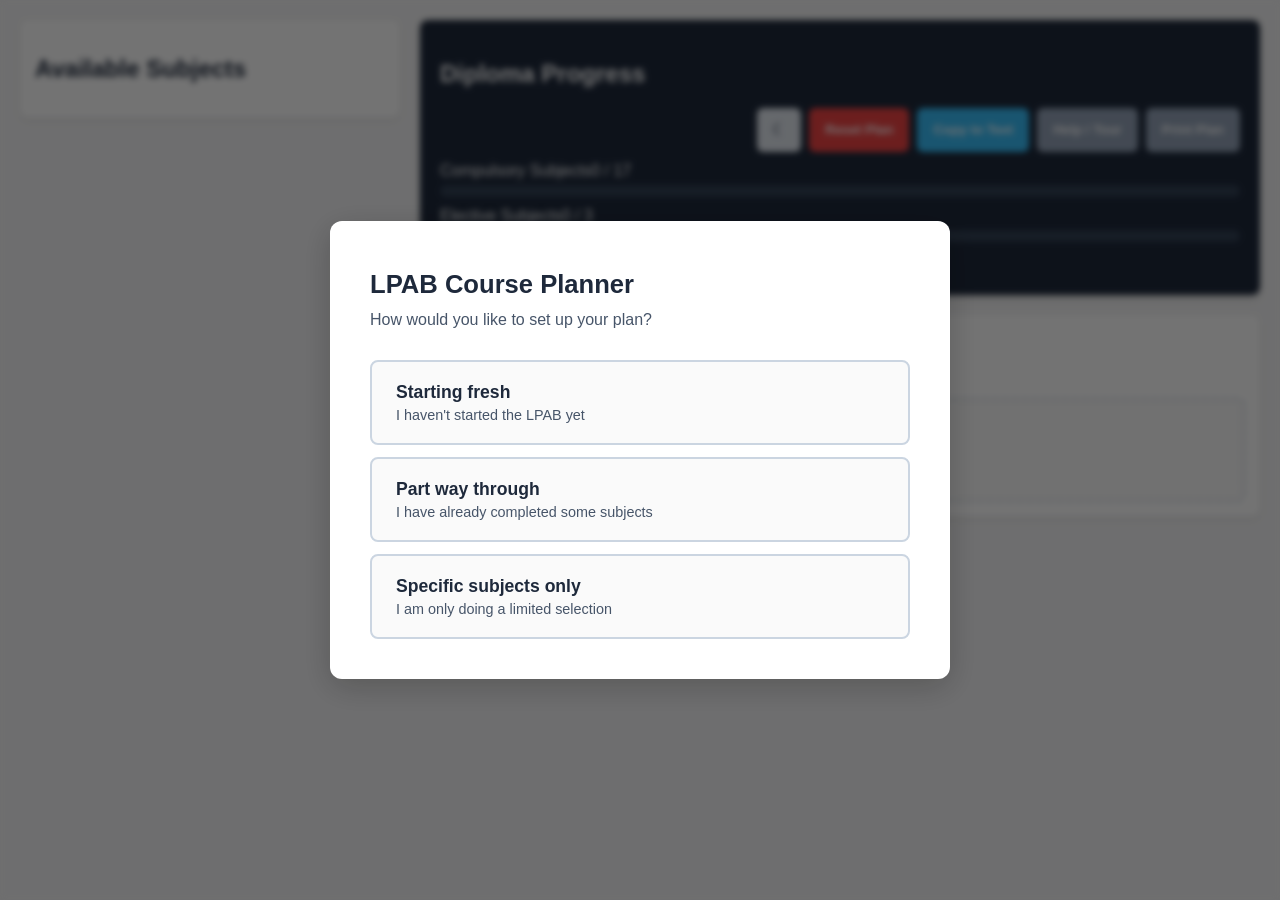
<file: index.html>
<!DOCTYPE html>
<html lang="en">
<head>
    <meta charset="UTF-8">
    <meta name="viewport" content="width=device-width, initial-scale=1.0">
    <title>LPAB Elective Planner</title>
    <link rel="stylesheet" href="./css/planner.css">
</head>
<body>

    <!-- ─── Onboarding overlay ─────────────────────────────────────────── -->
    <div id="onboarding-overlay" role="dialog" aria-modal="true" aria-labelledby="onboarding-title" style="display:none;">
        <div class="onboarding-modal">

            <button id="onboarding-close" class="onboarding-close" aria-label="Close onboarding">&times;</button>

            <h2 id="onboarding-title" class="onboarding-modal__title"></h2>

            <div id="onboarding-tiles" class="onboarding-tiles"></div>

            <div class="onboarding-footer">
                <div class="onboarding-dots">
                    <span class="onboarding-dot"></span>
                    <span class="onboarding-dot"></span>
                    <span class="onboarding-dot"></span>
                </div>
                <div class="onboarding-footer__actions">
                    <button id="onboarding-back" class="toolbar-btn btn-print onboarding-btn">Back</button>
                    <button id="onboarding-next" class="toolbar-btn btn-export onboarding-btn">Next</button>
                </div>
            </div>

        </div>
    </div>
    <!-- ─── End onboarding overlay ──────────────────────────────────────── -->

    <aside id="subject-pool">
        <h2>Available Subjects</h2>
        <div id="subject-list"></div>
    </aside>

    <main id="planner-board">
        <section id="progress-tracker">
            <div class="progress-header">
                <h2 class="progress-header__title">Diploma Progress</h2>
                <div class="progress-toolbar">
                    <button id="theme-toggle" aria-label="Switch to dark mode">&#9790;</button>
                    <button id="reset-btn"    class="toolbar-btn btn-reset">Reset Plan</button>
                    <button id="export-btn"   class="toolbar-btn btn-export">Copy to Text</button>
                    <button id="help-btn"     class="toolbar-btn btn-print">Help / Tour</button>
                    <button onclick="window.print()" class="toolbar-btn btn-print">Print Plan</button>
                </div>
            </div>
            <div class="progress-row">
                <div class="progress-row__label">
                    <span>Compulsory Subjects</span><span id="compulsory-text">0 / 17</span>
                </div>
                <div class="progress-bar-bg"><div id="compulsory-bar" class="progress-bar-fill" style="width: 0%;"></div></div>
            </div>
            <div class="progress-row">
                <div class="progress-row__label">
                    <span>Elective Subjects</span><span id="elective-text">0 / 3</span>
                </div>
                <div class="progress-bar-bg"><div id="elective-bar" class="progress-bar-fill elective-fill" style="width: 0%;"></div></div>
            </div>
            <div id="grad-status">Status: Planning...</div>
        </section>

        <div id="feedback-panel" class="error"><ul id="error-list"></ul></div>

        <section class="semester-card" id="completed-section">
            <h2>Already Completed</h2>
            <div class="semester-slots" id="completed-slots"></div>
        </section>

        <div id="dynamic-semesters"></div>
    </main>

    <script type="module" src="./js/ui/ui-main.js"></script>
    <script>
        (function () {
            const html   = document.documentElement;
            const toggle = document.getElementById('theme-toggle');

            let theme = window.matchMedia('(prefers-color-scheme: dark)').matches ? 'dark' : 'light';
            html.setAttribute('data-theme', theme);
            toggle.innerHTML = theme === 'dark' ? '&#9728;' : '&#9790;';
            toggle.setAttribute('aria-label', theme === 'dark' ? 'Switch to light mode' : 'Switch to dark mode');
            toggle.addEventListener('click', () => {
                theme = theme === 'dark' ? 'light' : 'dark';
                html.setAttribute('data-theme', theme);
                toggle.innerHTML = theme === 'dark' ? '&#9728;' : '&#9790;';
                toggle.setAttribute('aria-label', theme === 'dark' ? 'Switch to light mode' : 'Switch to dark mode');
            });
        })();
    </script>
</body>
</html>
</file>
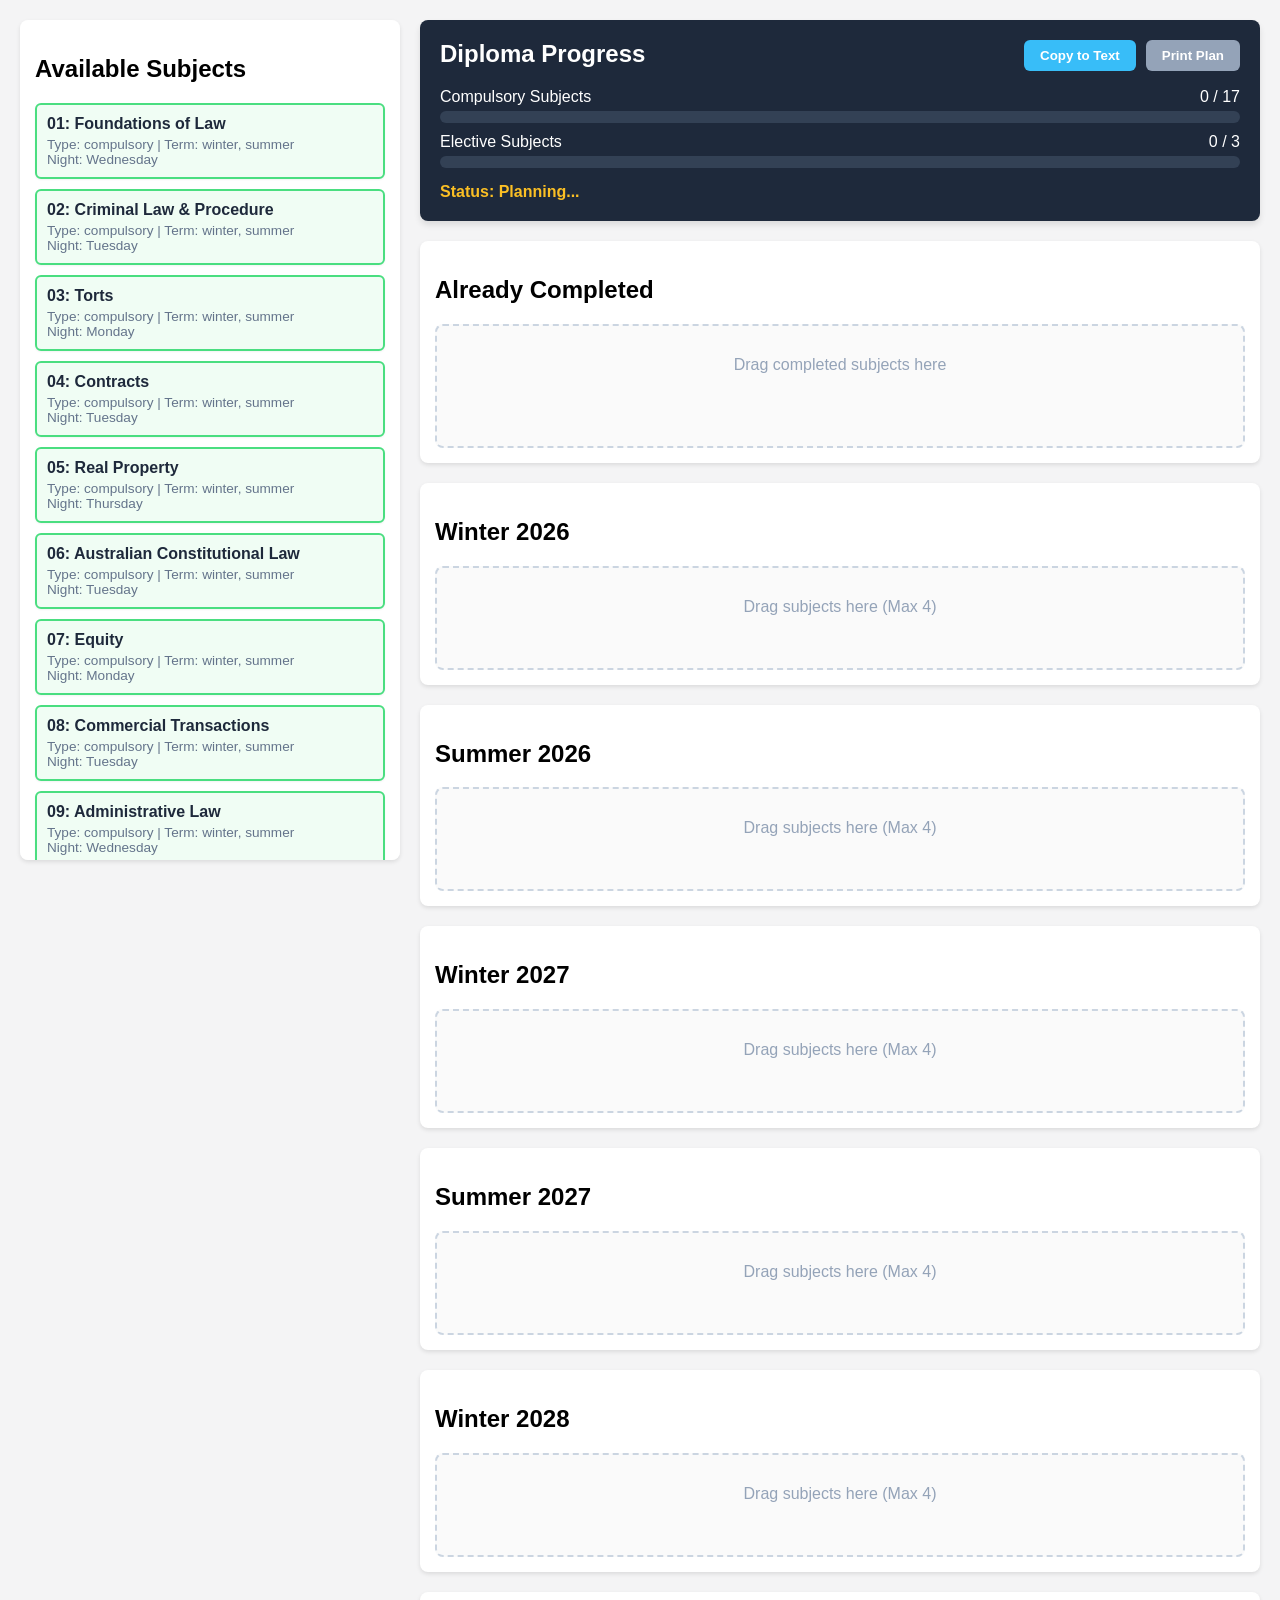
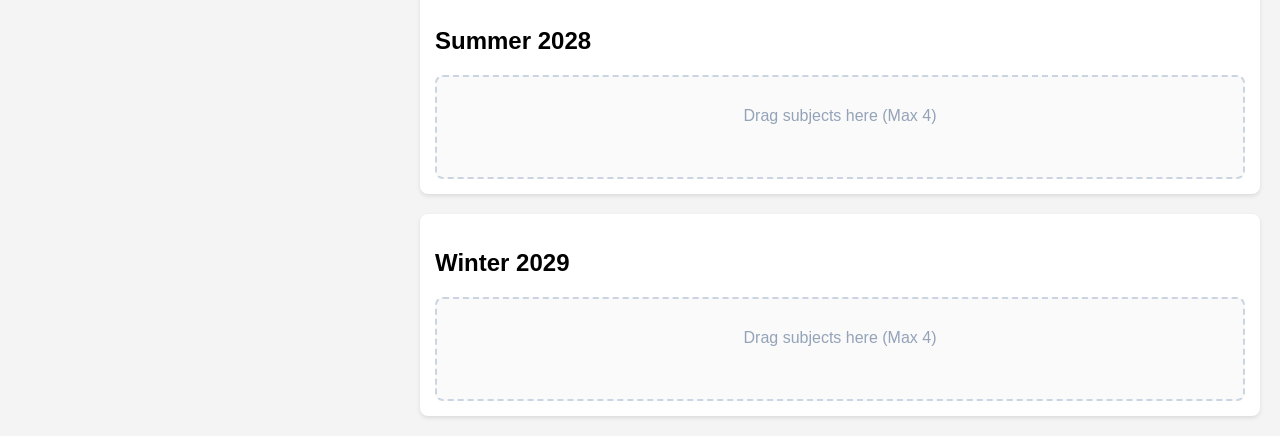
<file: html file version/LPABPlannerApp.html>
<!DOCTYPE html>
<html lang="en">
<head>
    <meta charset="UTF-8">
    <meta name="viewport" content="width=device-width, initial-scale=1.0">
    <title>LPAB Elective Planner</title>
    <style>
        /* --- CSS STYLES --- */
        body { font-family: sans-serif; display: flex; gap: 20px; padding: 20px; background-color: #f4f4f5; margin: 0; }
        #subject-pool { width: 350px; background: white; padding: 15px; border-radius: 8px; box-shadow: 0 2px 4px rgba(0,0,0,0.1); max-height: 90vh; overflow-y: auto;}
        
        .subject-item { border-width: 2px; border-style: solid; padding: 10px; margin-bottom: 10px; border-radius: 6px; cursor: grab; box-shadow: 0 1px 2px rgba(0,0,0,0.05); color: #1e293b; user-select: none; transition: transform 0.1s;}
        .subject-item:active { transform: scale(0.98); }
        
        #planner-board { flex-grow: 1; display: flex; flex-direction: column; gap: 20px; }
        
        #progress-tracker { background: #1e293b; color: white; padding: 20px; border-radius: 8px; box-shadow: 0 4px 6px rgba(0,0,0,0.1); }
        .progress-row { margin-top: 10px; }
        .progress-bar-bg { width: 100%; background: #334155; height: 12px; border-radius: 6px; overflow: hidden; margin-top: 5px; }
        .progress-bar-fill { height: 100%; background: #4ade80; transition: width 0.3s ease; }
        .elective-fill { background: #38bdf8; }
        #grad-status { margin-top: 15px; font-weight: bold; color: #fbbf24; }

        .semester-card { background: white; padding: 15px; border-radius: 8px; box-shadow: 0 2px 4px rgba(0,0,0,0.1); }
        .semester-slots { display: grid; grid-template-columns: repeat(4, 1fr); gap: 10px; margin-top: 10px; min-height: 80px; border: 2px dashed #cbd5e1; border-radius: 8px; padding: 10px; background-color: #fafafa; transition: background-color 0.2s;}
        
        .slot { border-width: 2px; min-height: 80px; border-radius: 6px; display: flex; align-items: center; justify-content: center; padding: 10px; box-shadow: 0 1px 3px rgba(0,0,0,0.1); user-select: none;}
        
        #feedback-panel { padding: 15px; border-radius: 8px; display: none; margin-bottom: 10px; }
        .error { background-color: #fee2e2; color: #991b1b; border: 1px solid #f87171; }

        .toolbar-btn { padding: 8px 16px; border: none; border-radius: 6px; cursor: pointer; font-weight: bold; transition: opacity 0.2s; }
        .toolbar-btn:hover { opacity: 0.8; }
        .btn-export { background-color: #38bdf8; color: #fff; }
        .btn-print { background-color: #94a3b8; color: #fff; }

        @media print {
            body { background: white; padding: 0; display: block; }
            #subject-pool, #feedback-panel, .toolbar-btn, .progress-bar-bg, .action-btn, #completed-section { display: none !important; }
            #planner-board { gap: 10px; width: 100%; }
            #progress-tracker { background: transparent; color: black; padding: 0; box-shadow: none; border-bottom: 2px solid #000; border-radius: 0; margin-bottom: 20px;}
            #grad-status { color: black !important; }
            .semester-card { box-shadow: none; padding: 10px 0; border-radius: 0; border-bottom: 1px solid #eee; page-break-inside: avoid; }
            .semester-slots { border: none; background: transparent; padding: 0; gap: 15px; }
            .slot { border: 1px solid #cbd5e1 !important; background: transparent !important; color: black !important; }
        }
    </style>
</head>
<body>

    <aside id="subject-pool">
        <h2>Available Subjects</h2>
        <div id="subject-list"></div>
    </aside>

    <main id="planner-board">
        <section id="progress-tracker">
            <div style="display: flex; justify-content: space-between; align-items: flex-start;">
                <h2 style="margin:0 0 10px 0;">Diploma Progress</h2>
                <div style="display: flex; gap: 10px;">
                    <button id="export-btn" class="toolbar-btn btn-export">Copy to Text</button>
                    <button onclick="window.print()" class="toolbar-btn btn-print">Print Plan</button>
                </div>
            </div>
            
            <div class="progress-row">
                <div style="display: flex; justify-content: space-between;">
                    <span>Compulsory Subjects</span><span id="compulsory-text">0 / 17</span>
                </div>
                <div class="progress-bar-bg"><div id="compulsory-bar" class="progress-bar-fill" style="width: 0%;"></div></div>
            </div>
            <div class="progress-row">
                <div style="display: flex; justify-content: space-between;">
                    <span>Elective Subjects</span><span id="elective-text">0 / 3</span>
                </div>
                <div class="progress-bar-bg"><div id="elective-bar" class="progress-bar-fill elective-fill" style="width: 0%;"></div></div>
            </div>
            <div id="grad-status">Status: Planning...</div>
        </section>

        <div id="feedback-panel" class="error"><ul id="error-list"></ul></div>

        <section class="semester-card" id="completed-section">
            <h2>Already Completed</h2>
            <div class="semester-slots" id="completed-slots" style="grid-template-columns: repeat(auto-fill, minmax(150px, 1fr));"></div>
        </section>

        <div id="dynamic-semesters" style="display: flex; flex-direction: column; gap: 20px;"></div>
    </main>

    <script>
        // 1. DATA: ARCHIVE
        const historicalExams = {
            'summer2025': [
                { id: '18', name: 'Conflict of Laws', exam: '3 Mar 2026, 9.00 am' },
                { id: '19', name: 'Family Law', exam: '4 Mar 2026, 1.45 pm' },
                { id: '21', name: 'Industrial Law', exam: '5 Mar 2026, 9.00 am' },
                { id: '25', name: 'Competition & Consumer Law', exam: '6 Mar 2026, 1.45 pm' },
                { id: '27', name: 'Health Law', exam: '9 Mar 2026, 9.00 am' }
            ]
        };

        // 2. DATA: CURRENT SUBJECTS
        const currentTerm = 'winter2026'; 
        const subjects = [
            { id: '01', name: 'Foundations of Law', type: 'compulsory', terms: ['winter', 'summer'], lecture: 'Wednesday', exam: '8 Sep 2026, 9.00 am' },
            { id: '02', name: 'Criminal Law & Procedure', type: 'compulsory', terms: ['winter', 'summer'], lecture: 'Tuesday', exam: '4 Sep 2026, 9.00 am' },
            { id: '03', name: 'Torts', type: 'compulsory', terms: ['winter', 'summer'], lecture: 'Monday', exam: '9 Sep 2026, 9.00 am' },
            { id: '04', name: 'Contracts', type: 'compulsory', terms: ['winter', 'summer'], lecture: 'Tuesday', exam: '7 Sep 2026, 1.45 pm' },
            { id: '05', name: 'Real Property', type: 'compulsory', terms: ['winter', 'summer'], lecture: 'Thursday', exam: '10 Sep 2026, 9.00 am' },
            { id: '06', name: 'Australian Constitutional Law', type: 'compulsory', terms: ['winter', 'summer'], lecture: 'Tuesday', exam: '3 Sep 2026, 9.00 am' },
            { id: '07', name: 'Equity', type: 'compulsory', terms: ['winter', 'summer'], lecture: 'Monday', exam: '7 Sep 2026, 9.00 am' },
            { id: '08', name: 'Commercial Transactions', type: 'compulsory', terms: ['winter', 'summer'], lecture: 'Tuesday', exam: '4 Sep 2026, 1.45 pm' },
            { id: '09', name: 'Administrative Law', type: 'compulsory', terms: ['winter', 'summer'], lecture: 'Wednesday', exam: '3 Sep 2026, 1.45 pm' },
            { id: '10', name: 'Law of Associations', type: 'compulsory', terms: ['winter', 'summer'], lecture: 'Thursday', exam: '9 Sep 2026, 1.45 pm' },
            { id: '11', name: 'Evidence', type: 'compulsory', terms: ['winter', 'summer'], lecture: 'Monday', exam: '8 Sep 2026, 1.45 pm' },
            { id: '12', name: 'Taxation & Revenue Law', type: 'compulsory', terms: ['winter', 'summer'], lecture: 'Tuesday', exam: '7 Sep 2026, 9.00 am' },
            { id: '13', name: 'Succession', type: 'compulsory', terms: ['winter', 'summer'], lecture: 'Wednesday', exam: '3 Sep 2026, 1.45 pm' },
            { id: '14', name: 'Conveyancing', type: 'compulsory', terms: ['winter', 'summer'], lecture: 'Monday', exam: '9 Sep 2026, 9.00 am' },
            { id: '15', name: 'Practice & Procedure', type: 'compulsory', terms: ['winter', 'summer'], lecture: 'Thursday', exam: '4 Sep 2026, 1.45 pm' },
            { id: '17', name: 'Legal Ethics', type: 'compulsory', terms: ['winter', 'summer'], lecture: 'Wednesday', exam: '10 Sep 2026, 1.45 pm' },
            { id: '24', name: 'Jurisprudence', type: 'compulsory', terms: ['winter', 'summer'], lecture: 'Thursday', exam: '9 Sep 2026, 1.45 pm' },
            { id: '16', name: 'Insolvency', type: 'elective', terms: ['winter'], lecture: 'Wednesday', exam: '7 Sep 2026, 1.45 pm' },
            { id: '18', name: 'Conflict of Laws', type: 'elective', terms: ['summer'], lecture: 'Thursday', exam: null },
            { id: '19', name: 'Family Law', type: 'elective', terms: ['summer'], lecture: 'Wednesday', exam: null },
            { id: '20', name: 'Planning & Environmental Law', type: 'elective', terms: ['winter'], lecture: 'Thursday', exam: '4 Sep 2026, 9.00 am' },
            { id: '21', name: 'Industrial Law', type: 'elective', terms: ['summer'], lecture: 'Monday', exam: null },
            { id: '22', name: 'Intellectual Property', type: 'elective', terms: ['winter'], lecture: 'Tuesday', exam: '8 Sep 2026, 9.00 am' },
            { id: '23', name: 'Public International Law', type: 'elective', terms: ['winter'], lecture: 'Thursday', exam: '8 Sep 2026, 1.45 pm' },
            { id: '25', name: 'Competition & Consumer Law', type: 'elective', terms: ['summer'], lecture: 'Tuesday', exam: null },
            { id: '26', name: 'Advanced Statutory Interpretation', type: 'elective', terms: ['winter'], lecture: 'Monday', exam: '10 Sep 2026, 9.00 am' },
            { id: '27', name: 'Health Law', type: 'elective', terms: ['summer'], lecture: 'Monday', exam: null }
        ];

        // 3. LOGIC: ENGINE
        const Engine = {
            isAvailableInTerm(subject, termId) {
                if (termId === 'completed') return true; 
                const isWinter = termId.toLowerCase().includes('winter');
                const termString = isWinter ? 'winter' : 'summer';
                return subject.terms.some(term => term.toLowerCase() === termString);
            },

            validateSemester(selectedList, newSubject, termId) {
                const errors = []; 
                if (!this.isAvailableInTerm(newSubject, termId)) {
                    const termName = termId.toLowerCase().includes('winter') ? 'Winter' : 'Summer';
                    errors.push(`${newSubject.name} is not offered in ${termName}.`);
                }
                if (selectedList.length >= 4) {
                    errors.push("Maximum of 4 subjects per semester exceeded.");
                }
                return errors;
            },

            getClashingSubjects(semesterList, semesterId, currentTerm) {
                const clashData = {}; 
                for (let i = 0; i < semesterList.length; i++) {
                    for (let j = i + 1; j < semesterList.length; j++) {
                        const s1 = semesterList[i];
                        const s2 = semesterList[j];

                        if (s1.lecture === s2.lecture) {
                            if (!clashData[s1.id]) clashData[s1.id] = [];
                            if (!clashData[s2.id]) clashData[s2.id] = [];
                            if (!clashData[s1.id].includes(`Lecture clash on ${s1.lecture}`)) clashData[s1.id].push(`Lecture clash on ${s1.lecture}`);
                            if (!clashData[s2.id].includes(`Lecture clash on ${s2.lecture}`)) clashData[s2.id].push(`Lecture clash on ${s2.lecture}`);
                        }

                        if (semesterId === currentTerm && s1.exam && s2.exam && s1.exam === s2.exam) {
                            if (!clashData[s1.id]) clashData[s1.id] = [];
                            if (!clashData[s2.id]) clashData[s2.id] = [];
                            if (!clashData[s1.id].includes(`Exam clash on ${s1.exam}`)) clashData[s1.id].push(`Exam clash on ${s1.exam}`);
                            if (!clashData[s2.id].includes(`Exam clash on ${s2.exam}`)) clashData[s2.id].push(`Exam clash on ${s2.exam}`);
                        }
                    }
                }
                return clashData;
            },

            calculateProgress(entirePlanObject) {
                const allSelected = [];
                Object.values(entirePlanObject).forEach(semesterArray => {
                    allSelected.push(...semesterArray);
                });

                const compulsoryCount = allSelected.filter(s => s.type.toLowerCase() === 'compulsory').length;
                const electiveCount = allSelected.filter(s => s.type.toLowerCase() === 'elective').length;

                return {
                    compulsory: { current: compulsoryCount, required: 17 },
                    electives: { current: electiveCount, required: 3 },
                    readyToGraduate: compulsoryCount === 17 && electiveCount >= 3,
                    totalSubjects: allSelected.length,
                    totalSubjectsList: allSelected 
                };
            }
        };

        // 4. STATE: PLANNER
        const PlannerState = {
            plan: { completed: [] },

            loadData() {
                const savedPlan = localStorage.getItem('lpab_planner_data');
                if (savedPlan) {
                    try { this.plan = JSON.parse(savedPlan); } 
                    catch (e) { console.error("Failed to load saved plan", e); }
                }
            },

            saveData() {
                localStorage.setItem('lpab_planner_data', JSON.stringify(this.plan));
            },

            getSemester(id) {
                if (!this.plan[id]) this.plan[id] = [];
                return this.plan[id];
            },

            addSubject(semesterId, subject) {
                const alreadyAdded = this.getProgress().totalSubjectsList.find(s => s.id === subject.id);
                if (alreadyAdded) return { success: false, errors: [`${subject.name} is already in your plan.`] };

                const targetSemester = this.getSemester(semesterId);

                if (semesterId !== 'completed') {
                    const errors = Engine.validateSemester(targetSemester, subject, semesterId);
                    if (errors.length > 0) return { success: false, errors: errors };
                }

                targetSemester.push(subject);
                this.saveData(); 
                return { success: true };
            },

            removeSubject(semesterId, subjectId) {
                if (this.plan[semesterId]) {
                    this.plan[semesterId] = this.plan[semesterId].filter(s => s.id !== subjectId);
                    this.saveData(); 
                }
            },

            markCompleted(semesterId, subjectId) {
                if (!this.plan[semesterId]) return;
                const subjectIndex = this.plan[semesterId].findIndex(s => s.id === subjectId);
                if (subjectIndex > -1) {
                    const subject = this.plan[semesterId][subjectIndex];
                    this.plan[semesterId].splice(subjectIndex, 1);
                    this.getSemester('completed').push(subject);
                    this.saveData(); 
                }
            },

            getClashes(semesterId) {
                if (!this.plan[semesterId]) return {}; 
                const safeTerm = typeof currentTerm !== 'undefined' ? currentTerm : 'winter2026';
                return Engine.getClashingSubjects(this.plan[semesterId], semesterId, safeTerm);
            },

            getProgress() {
                return Engine.calculateProgress(this.plan);
            }
        };

        // 5. INTERFACE: UI
        const subjectListEl = document.getElementById('subject-list');
        const feedbackPanel = document.getElementById('feedback-panel');
        const errorListEl = document.getElementById('error-list');

        function init() {
            PlannerState.loadData(); 
            renderPlannerBoard();
            renderSubjectPool(); 
            setupExportButton();     
        }

        function getExamText(subject, semesterId) {
            if (semesterId === 'completed') return '';
            
            const safeTerm = typeof currentTerm !== 'undefined' ? currentTerm : 'winter2026';

            if (semesterId === safeTerm) {
                return subject.exam ? `📝 Exam: ${subject.exam}` : '📝 Exam: TBA';
            }

            let lastKnown = null;
            if (subject.exam) {
                const termName = safeTerm.replace('winter', 'Winter ').replace('summer', 'Summer ');
                lastKnown = `${subject.exam} (${termName})`;
            } else {
                if (typeof historicalExams !== 'undefined') {
                    const pastTerms = Object.keys(historicalExams).reverse();
                    for (const term of pastTerms) {
                        const pastSub = historicalExams[term].find(s => s.id === subject.id);
                        if (pastSub && pastSub.exam) {
                            const termName = term.replace('winter', 'Winter ').replace('summer', 'Summer ');
                            lastKnown = `${pastSub.exam} (${termName})`;
                            break;
                        }
                    }
                }
            }
            return lastKnown ? `🕒 Last ran: ${lastKnown}` : '📝 Exam: TBA';
        }

        function setupExportButton() {
            document.getElementById('export-btn').onclick = () => {
                let exportText = "# LPAB Elective Plan\n\n";
                
                const allKeys = Object.keys(PlannerState.plan);
                const activeSemesters = allKeys.filter(k => k !== 'completed').sort();
                const orderedSemesters = ['completed', ...activeSemesters];

                orderedSemesters.forEach(semId => {
                    const plannedSubjects = PlannerState.plan[semId];
                    if (plannedSubjects && plannedSubjects.length > 0) {
                        const titleName = semId === 'completed' ? 'Already Completed' : semId.replace('winter', 'Winter ').replace('summer', 'Summer ');
                        exportText += `## ${titleName}\n`;
                        
                        plannedSubjects.forEach(sub => {
                            const examText = getExamText(sub, semId);
                            const pipeExam = examText ? ` | ${examText}` : '';
                            exportText += `- [${sub.id}] ${sub.name} (${sub.type}) | Lecture: ${sub.lecture}${pipeExam}\n`;
                        });
                        exportText += `\n`;
                    }
                });

                navigator.clipboard.writeText(exportText).then(() => {
                    const btn = document.getElementById('export-btn');
                    const originalText = btn.innerText;
                    btn.innerText = "✓ Copied!";
                    btn.style.backgroundColor = "#16a34a";
                    setTimeout(() => {
                        btn.innerText = originalText;
                        btn.style.backgroundColor = "#38bdf8";
                    }, 2000);
                }).catch(err => {
                    console.error("Failed to copy text: ", err);
                    alert("Failed to copy to clipboard.");
                });
            };
        }

        function renderSubjectPool() {
            subjectListEl.innerHTML = ''; 
            const currentProgress = PlannerState.getProgress();

            subjects.forEach(subject => {
                const isPlanned = currentProgress.totalSubjectsList.find(s => s.id === subject.id);
                if (isPlanned) return; 

                const div = document.createElement('div');
                div.className = 'subject-item';
                div.draggable = true; 
                div.title = "Drag to a semester, or Double-Click to mark as Completed";
                
                const sType = subject.type.toLowerCase();
                div.style.borderColor = sType === 'compulsory' ? '#4ade80' : '#38bdf8'; 
                div.style.backgroundColor = sType === 'compulsory' ? '#f0fdf4' : '#f0f9ff';

                div.ondragstart = (e) => {
                    e.dataTransfer.setData('text/plain', JSON.stringify({ id: subject.id, source: 'pool' }));
                    e.dataTransfer.effectAllowed = 'move';
                };

                div.ondblclick = () => { handleAddSubject(subject, 'completed'); };
                
                div.innerHTML = `
                    <strong>${subject.id}: ${subject.name}</strong>
                    <div style="font-size: 0.85em; color: #64748b; margin-top: 4px;">Type: ${subject.type} | Term: ${subject.terms.join(', ')} <br> Night: ${subject.lecture}</div>
                `;

                subjectListEl.appendChild(div);
            });
        }

        window.handleDrop = function(event, targetSemesterId) {
            event.preventDefault();
            event.currentTarget.style.backgroundColor = ''; 

            try {
                const data = JSON.parse(event.dataTransfer.getData('text/plain'));
                const subject = subjects.find(s => s.id === data.id);
                if (!subject) return;

                if (data.source !== 'pool' && data.source !== targetSemesterId) {
                    PlannerState.removeSubject(data.source, data.id);
                }

                handleAddSubject(subject, targetSemesterId);
            } catch (err) {
                console.error("Drop failed:", err);
            }
        }

        function handleAddSubject(subject, semesterId) {
            feedbackPanel.style.display = 'none';
            errorListEl.innerHTML = '';

            const result = PlannerState.addSubject(semesterId, subject);

            if (result.success) {
                renderPlannerBoard();
                renderSubjectPool(); 
            } else {
                feedbackPanel.style.display = 'block';
                result.errors.forEach(err => {
                    const li = document.createElement('li');
                    li.innerText = err;
                    errorListEl.appendChild(li);
                });
                renderPlannerBoard();
                renderSubjectPool();
            }
        }

        function renderPlannerBoard() {
            const dynamicContainer = document.getElementById('dynamic-semesters');
            const completedSection = document.getElementById('completed-slots');
            
            dynamicContainer.innerHTML = ''; 
            completedSection.innerHTML = '';

            completedSection.style.minHeight = '100px';
            completedSection.style.border = '2px dashed #cbd5e1';
            completedSection.style.borderRadius = '8px';
            completedSection.style.padding = '10px';

            completedSection.ondragover = (e) => { e.preventDefault(); e.currentTarget.style.backgroundColor = '#e2e8f0'; };
            completedSection.ondragleave = (e) => { e.currentTarget.style.backgroundColor = ''; };
            completedSection.ondrop = (e) => handleDrop(e, 'completed');

            const completedSubjects = PlannerState.getSemester('completed');
            if (completedSubjects.length === 0) {
                completedSection.innerHTML = `<div style="grid-column: 1 / -1; text-align: center; color: #94a3b8; padding: 20px;">Drag completed subjects here</div>`;
            } else {
                completedSubjects.forEach(subject => completedSection.appendChild(createSubjectSlot(subject, 'completed', null)));
            }

            const progress = PlannerState.getProgress();
            const unassignedSubjects = Math.max(20 - progress.totalSubjects, 0);
            const extraSemestersNeeded = Math.ceil(unassignedSubjects / 3);

            const allTerms = [];
            let year = 2026;
            for (let i = 0; i < 15; i++) { 
                allTerms.push(`winter${year}`);
                allTerms.push(`summer${year}`);
                year++;
            }

            let lastPopulatedIndex = -1;
            allTerms.forEach((term, index) => {
                if (PlannerState.plan[term] && PlannerState.plan[term].length > 0) {
                    lastPopulatedIndex = index;
                }
            });

            const termsToRender = allTerms.slice(0, Math.max(lastPopulatedIndex + 1 + extraSemestersNeeded, 1));

            termsToRender.forEach(semesterId => {
                const plannedSubjects = PlannerState.getSemester(semesterId);
                const clashData = PlannerState.getClashes(semesterId);

                const card = document.createElement('section');
                card.className = 'semester-card';
                const titleName = semesterId.replace('winter', 'Winter ').replace('summer', 'Summer ');
                
                card.innerHTML = `
                    <h2>${titleName}</h2>
                    <div class="semester-slots"></div>
                `;
                const slotsContainer = card.querySelector('.semester-slots');
                
                slotsContainer.ondragover = (e) => { e.preventDefault(); e.currentTarget.style.backgroundColor = '#e2e8f0'; };
                slotsContainer.ondragleave = (e) => { e.currentTarget.style.backgroundColor = ''; };
                slotsContainer.ondrop = (e) => handleDrop(e, semesterId);

                if (plannedSubjects.length === 0) {
                    slotsContainer.innerHTML = `<div style="grid-column: 1 / -1; text-align: center; color: #94a3b8; padding: 20px;">Drag subjects here (Max 4)</div>`;
                } else {
                    plannedSubjects.forEach((subject) => {
                        const subjectWarnings = clashData[subject.id];
                        slotsContainer.appendChild(createSubjectSlot(subject, semesterId, subjectWarnings));
                    });
                }

                dynamicContainer.appendChild(card);
            });

            renderProgress();
        }

        function createSubjectSlot(subject, semesterId, subjectWarnings) {
            const slot = document.createElement('div');
            slot.className = 'slot';
            slot.style.borderStyle = 'solid';
            
            const isClashing = subjectWarnings && subjectWarnings.length > 0;
            const sType = subject.type.toLowerCase();

            let bColor = sType === 'compulsory' ? '#4ade80' : '#38bdf8';
            let bgColor = sType === 'compulsory' ? '#f0fdf4' : '#f0f9ff';
            let txtColor = '#1e293b';

            if (isClashing) {
                bColor = '#ef4444'; 
                bgColor = '#fef2f2';
                txtColor = '#7f1d1d';
            }

            slot.style.borderColor = bColor; 
            slot.style.backgroundColor = bgColor;
            slot.style.color = txtColor;
            
            slot.draggable = true;
            slot.style.cursor = 'grab';
            slot.ondragstart = (e) => {
                e.dataTransfer.setData('text/plain', JSON.stringify({ id: subject.id, source: semesterId }));
                e.dataTransfer.effectAllowed = 'move';
            };

            if (semesterId !== 'completed') {
                slot.title = "Double-Click to mark as Completed";
                slot.ondblclick = () => markCompleted(semesterId, subject.id);
            }

            const completeBtnHtml = semesterId !== 'completed' 
                ? `<span class="action-btn" style="font-size: 0.8em; cursor:pointer; color: #16a34a; margin-right: 15px; font-weight: bold;" onclick="markCompleted('${semesterId}', '${subject.id}')">✓ Done</span>` 
                : '';

            const lectureDisplay = semesterId !== 'completed' 
                ? `<div style="font-size: 0.85em; font-weight: 600; color: #475569; margin-top: 6px;">📅 ${subject.lecture}</div>` 
                : '';

            const examDisplayData = getExamText(subject, semesterId);
            const examDisplay = semesterId !== 'completed'
                ? `<div style="font-size: 0.8em; color: #64748b; margin-top: 2px;">${examDisplayData}</div>`
                : '';

            let clashWarningHtml = '';
            if (isClashing) {
                subjectWarnings.forEach(warning => {
                    clashWarningHtml += `<div style="font-size: 0.75em; color: #dc2626; font-weight: bold; margin-top: 4px;">⚠️ ${warning}</div>`;
                });
            }

            slot.innerHTML = `
                <div style="text-align: center; width: 100%;">
                    <strong>${subject.name}</strong><br>
                    <span style="font-size: 0.7em; text-transform: uppercase;">${subject.type}</span>
                    ${lectureDisplay}
                    ${examDisplay}
                    ${clashWarningHtml}
                    <div style="margin-top: 8px;">
                        ${completeBtnHtml}
                        <span class="action-btn" style="font-size: 0.8em; cursor:pointer; color: red;" onclick="removeSubject('${semesterId}', '${subject.id}')">✕ Remove</span>
                    </div>
                </div>
            `;
            return slot;
        }

        function renderProgress() {
            const progress = PlannerState.getProgress();
            const compPercent = Math.min((progress.compulsory.current / progress.compulsory.required) * 100, 100);
            const elecPercent = Math.min((progress.electives.current / progress.electives.required) * 100, 100);

            document.getElementById('compulsory-text').innerText = `${progress.compulsory.current} / ${progress.compulsory.required}`;
            document.getElementById('elective-text').innerText = `${progress.electives.current} / ${progress.electives.required}`;
            document.getElementById('compulsory-bar').style.width = `${compPercent}%`;
            document.getElementById('elective-bar').style.width = `${elecPercent}%`;

            const statusEl = document.getElementById('grad-status');
            if (progress.readyToGraduate) {
                statusEl.innerText = "Status: 🎉 Requirements Met! Ready to Graduate.";
                statusEl.style.color = "#4ade80";
            } else {
                statusEl.innerText = "Status: Planning...";
                statusEl.style.color = "#fbbf24";
            }
        }

        window.removeSubject = function(semesterId, subjectId) {
            PlannerState.removeSubject(semesterId, subjectId);
            renderPlannerBoard();
            renderSubjectPool(); 
            feedbackPanel.style.display = 'none'; 
        }

        window.markCompleted = function(semesterId, subjectId) {
            PlannerState.markCompleted(semesterId, subjectId);
            renderPlannerBoard();
            renderSubjectPool(); 
            feedbackPanel.style.display = 'none';
        }

        // --- START APP ---
        init();
    </script>
</body>
</html>
</file>
<file: css/planner.css>
/* planner.css — design tokens, layout, component states, dark mode */

/* ─── Light mode tokens (default) ────────────────────────────── */
:root {
    --color-bg:               #f4f4f5;
    --color-surface:          #ffffff;
    --color-surface-offset:   #fafafa;
    --color-border:           #cbd5e1;
    --color-border-dashed:    #cbd5e1;

    --color-text:             #1e293b;
    --color-text-muted:       #475569;
    --color-text-faint:       #64748b;
    --color-text-placeholder: #94a3b8;

    --color-tracker-bg:       #1e293b;
    --color-tracker-text:     #ffffff;
    --color-tracker-bar-bg:   #334155;

    --color-core:             #f59e0b;
    --color-core-bg:          #fffbeb;
    --color-compulsory:       #4ade80;
    --color-compulsory-bg:    #f0fdf4;
    --color-elective:         #38bdf8;
    --color-elective-bg:      #f0f9ff;

    --color-warning:          #d97706;
    --color-warning-bg:       #fffbeb;
    --color-warning-border:   #fbbf24;

    --color-clash-border:     #ef4444;
    --color-clash-bg:         #fef2f2;
    --color-clash-text:       #7f1d1d;
    --color-clash-warning:    #dc2626;

    --color-drag-over:        #e2e8f0;

    --color-done-btn:         #16a34a;
    --color-remove-btn:       #ef4444;

    --color-feedback-bg:      #fee2e2;
    --color-feedback-text:    #991b1b;
    --color-feedback-border:  #f87171;

    --color-export-btn:       #38bdf8;
    --color-print-btn:        #94a3b8;
    --color-grad-status:      #fbbf24;
    --color-grad-ready:       #4ade80;

    --color-toggle-bg:        #e2e8f0;
    --color-toggle-text:      #1e293b;

    --shadow-card:   0 2px 4px rgba(0,0,0,0.10);
    --shadow-slot:   0 1px 3px rgba(0,0,0,0.10);
    --shadow-pool:   0 1px 2px rgba(0,0,0,0.05);
    --shadow-tracker:0 4px 6px rgba(0,0,0,0.10);

    /* ─── Stats colour tokens ───────────────────────────────────── */
    --stats-fail:        #ef4444;
    --stats-pass:        #86efac;
    --stats-credit:      #4ade80;
    --stats-distinction: #22c55e;
    --stats-hd:          #15803d;

    --stats-badge-low-bg:      #dcfce7;
    --stats-badge-low-text:    #166534;
    --stats-badge-low-border:  #4ade80;

    --stats-badge-medium-bg:   #fef9c3;
    --stats-badge-medium-text: #713f12;
    --stats-badge-medium-border: #fbbf24;

    --stats-badge-high-bg:     #fee2e2;
    --stats-badge-high-text:   #7f1d1d;
    --stats-badge-high-border: #ef4444;
}

/* ─── Dark mode tokens ────────────────────────────────────────── */
[data-theme="dark"],
@media (prefers-color-scheme: dark) {
    :root:not([data-theme="light"]) {
        --color-bg:               #0f172a;
        --color-surface:          #1e293b;
        --color-surface-offset:   #1a2744;
        --color-border:           #334155;
        --color-border-dashed:    #475569;
        --color-text:             #e2e8f0;
        --color-text-muted:       #94a3b8;
        --color-text-faint:       #64748b;
        --color-text-placeholder: #475569;
        --color-tracker-bg:       #0f172a;
        --color-tracker-text:     #e2e8f0;
        --color-tracker-bar-bg:   #1e293b;
        --color-core:             #fbbf24;
        --color-core-bg:          #1c1408;
        --color-compulsory:       #22c55e;
        --color-compulsory-bg:    #052e16;
        --color-elective:         #0ea5e9;
        --color-elective-bg:      #082f49;
        --color-warning:          #fbbf24;
        --color-warning-bg:       #1c1408;
        --color-warning-border:   #d97706;
        --color-clash-border:     #f87171;
        --color-clash-bg:         #2d0a0a;
        --color-clash-text:       #fca5a5;
        --color-clash-warning:    #f87171;
        --color-drag-over:        #1e3a5f;
        --color-done-btn:         #4ade80;
        --color-remove-btn:       #f87171;
        --color-feedback-bg:      #2d0a0a;
        --color-feedback-text:    #fca5a5;
        --color-feedback-border:  #f87171;
        --color-export-btn:       #0ea5e9;
        --color-print-btn:        #475569;
        --color-grad-status:      #fbbf24;
        --color-grad-ready:       #4ade80;
        --color-toggle-bg:        #334155;
        --color-toggle-text:      #e2e8f0;
        --shadow-card:   0 2px 4px rgba(0,0,0,0.4);
        --shadow-slot:   0 1px 3px rgba(0,0,0,0.4);
        --shadow-pool:   0 1px 2px rgba(0,0,0,0.3);
        --shadow-tracker:0 4px 6px rgba(0,0,0,0.4);

        --stats-fail:        #f87171;
        --stats-pass:        #4ade80;
        --stats-credit:      #22c55e;
        --stats-distinction: #16a34a;
        --stats-hd:          #14532d;

        --stats-badge-low-bg:      #052e16;
        --stats-badge-low-text:    #4ade80;
        --stats-badge-low-border:  #22c55e;

        --stats-badge-medium-bg:   #1c1408;
        --stats-badge-medium-text: #fbbf24;
        --stats-badge-medium-border: #d97706;

        --stats-badge-high-bg:     #2d0a0a;
        --stats-badge-high-text:   #f87171;
        --stats-badge-high-border: #ef4444;
    }
}

[data-theme="dark"] {
    --color-bg:               #0f172a;
    --color-surface:          #1e293b;
    --color-surface-offset:   #1a2744;
    --color-border:           #334155;
    --color-border-dashed:    #475569;
    --color-text:             #e2e8f0;
    --color-text-muted:       #94a3b8;
    --color-text-faint:       #64748b;
    --color-text-placeholder: #475569;
    --color-tracker-bg:       #0f172a;
    --color-tracker-text:     #e2e8f0;
    --color-tracker-bar-bg:   #1e293b;
    --color-core:             #fbbf24;
    --color-core-bg:          #1c1408;
    --color-compulsory:       #22c55e;
    --color-compulsory-bg:    #052e16;
    --color-elective:         #0ea5e9;
    --color-elective-bg:      #082f49;
    --color-warning:          #fbbf24;
    --color-warning-bg:       #1c1408;
    --color-warning-border:   #d97706;
    --color-clash-border:     #f87171;
    --color-clash-bg:         #2d0a0a;
    --color-clash-text:       #fca5a5;
    --color-clash-warning:    #f87171;
    --color-drag-over:        #1e3a5f;
    --color-done-btn:         #4ade80;
    --color-remove-btn:       #f87171;
    --color-feedback-bg:      #2d0a0a;
    --color-feedback-text:    #fca5a5;
    --color-feedback-border:  #f87171;
    --color-export-btn:       #0ea5e9;
    --color-print-btn:        #475569;
    --color-grad-status:      #fbbf24;
    --color-grad-ready:       #4ade80;
    --color-toggle-bg:        #334155;
    --color-toggle-text:      #e2e8f0;
    --shadow-card:   0 2px 4px rgba(0,0,0,0.4);
    --shadow-slot:   0 1px 3px rgba(0,0,0,0.4);
    --shadow-pool:   0 1px 2px rgba(0,0,0,0.3);
    --shadow-tracker:0 4px 6px rgba(0,0,0,0.4);

    --stats-fail:        #f87171;
    --stats-pass:        #4ade80;
    --stats-credit:      #22c55e;
    --stats-distinction: #16a34a;
    --stats-hd:          #14532d;

    --stats-badge-low-bg:      #052e16;
    --stats-badge-low-text:    #4ade80;
    --stats-badge-low-border:  #22c55e;

    --stats-badge-medium-bg:   #1c1408;
    --stats-badge-medium-text: #fbbf24;
    --stats-badge-medium-border: #d97706;

    --stats-badge-high-bg:     #2d0a0a;
    --stats-badge-high-text:   #f87171;
    --stats-badge-high-border: #ef4444;
}

/* ─── Base layout ─────────────────────────────────────────────── */
body {
    font-family: sans-serif;
    display: flex;
    gap: 20px;
    padding: 20px;
    background-color: var(--color-bg);
    color: var(--color-text);
    margin: 0;
    transition: background-color 0.2s, color 0.2s;
}

/* ─── Subject pool sidebar ────────────────────────────────────── */
#subject-pool {
    width: 350px;
    flex-shrink: 0;
    background: var(--color-surface);
    padding: 15px;
    border-radius: 8px;
    box-shadow: var(--shadow-card);
    max-height: 90vh;
    overflow-y: auto;
    position: sticky;
    top: 20px;
    align-self: flex-start;
}

#subject-pool h2 {
    color: var(--color-text);
}

.subject-item {
    border-width: 2px;
    border-style: solid;
    padding: 10px;
    margin-bottom: 10px;
    border-radius: 6px;
    cursor: grab;
    box-shadow: var(--shadow-pool);
    color: var(--color-text);
    user-select: none;
    transition: transform 0.1s;
    /* Stage 1: declare touch-action in CSS so it is applied on first paint,
       before initTouchDnD() fires. JS still sets it as a fallback. */
    touch-action: none;
}

.subject-item:active { transform: scale(0.98); }

/* Touch-dragging state */
.subject-item.touch-dragging {
    opacity: 0.4;
    transform: scale(0.97);
}

.subject-item__header {
    display: flex;
    align-items: center;
    justify-content: space-between;
    gap: 6px;
}

.subject-item .subject-meta {
    font-size: 0.85em;
    color: var(--color-text-faint);
    margin-top: 4px;
}

/* Drag hint shown in pool header */
.pool-drag-hint {
    font-size: 0.78em;
    color: var(--color-text-faint);
    margin: 0 0 10px;
    text-align: center;
}
.pool-drag-hint--touch  { display: none; }
.pool-drag-hint--mouse  { display: block; }
@media (hover: none) and (pointer: coarse) {
    .pool-drag-hint--touch { display: block; }
    .pool-drag-hint--mouse { display: none; }
}

/* ─── Planner board ───────────────────────────────────────────── */
#planner-board {
    flex-grow: 1;
    display: flex;
    flex-direction: column;
    gap: 20px;
    min-width: 0;
}

/* ─── Progress tracker ────────────────────────────────────────── */
#progress-tracker {
    background: var(--color-tracker-bg);
    color: var(--color-tracker-text);
    padding: 20px;
    border-radius: 8px;
    box-shadow: var(--shadow-tracker);
}

/* Toolbar row — wraps on narrow screens */
.progress-toolbar {
    display: flex;
    flex-wrap: wrap;
    gap: 8px;
    align-items: center;
    justify-content: flex-end;
}

.progress-row { margin-top: 10px; }

.progress-bar-bg {
    width: 100%;
    background: var(--color-tracker-bar-bg);
    height: 12px;
    border-radius: 6px;
    overflow: hidden;
    margin-top: 5px;
}

.progress-bar-fill {
    height: 100%;
    background: var(--color-compulsory);
    transition: width 0.3s ease;
}

.elective-fill { background: var(--color-elective); }

#grad-status {
    margin-top: 15px;
    font-weight: bold;
    color: var(--color-grad-status);
}

/* ─── Semester cards ──────────────────────────────────────────── */
.semester-card {
    background: var(--color-surface);
    padding: 15px;
    border-radius: 8px;
    box-shadow: var(--shadow-card);
    color: var(--color-text);
}

.semester-slots {
    display: grid;
    grid-template-columns: repeat(4, 1fr);
    gap: 10px;
    margin-top: 10px;
    min-height: 80px;
    border: 2px dashed var(--color-border-dashed);
    border-radius: 8px;
    padding: 10px;
    background-color: var(--color-surface-offset);
    transition: background-color 0.2s;
}

/* ─── Subject slots ───────────────────────────────────────────── */
.slot {
    border-width: 2px;
    border-style: solid;
    min-height: 80px;
    border-radius: 6px;
    display: flex;
    align-items: center;
    justify-content: center;
    padding: 10px;
    box-shadow: var(--shadow-slot);
    user-select: none;
    cursor: grab;
    /* Stage 1: touch-action in CSS for immediate effect on first paint */
    touch-action: none;
}

.slot--core {
    border-color: var(--color-core);
    background-color: var(--color-core-bg);
    color: var(--color-text);
}

.slot--compulsory {
    border-color: var(--color-compulsory);
    background-color: var(--color-compulsory-bg);
    color: var(--color-text);
}

.slot--elective {
    border-color: var(--color-elective);
    background-color: var(--color-elective-bg);
    color: var(--color-text);
}

.pool-item--core {
    border-color: var(--color-core);
    background-color: var(--color-core-bg);
}

.pool-item--compulsory {
    border-color: var(--color-compulsory);
    background-color: var(--color-compulsory-bg);
}

.pool-item--elective {
    border-color: var(--color-elective);
    background-color: var(--color-elective-bg);
}

/* ─── Clash state ─────────────────────────────────────────────── */
.slot--clash {
    border-color: var(--color-clash-border);
    background-color: var(--color-clash-bg);
    color: var(--color-clash-text);
}

/* ─── Warning state (core order advisory) ────────────────────── */
.slot--warning {
    border-color: var(--color-warning-border);
    background-color: var(--color-warning-bg);
}

.slot__warning-msg {
    font-size: 0.75em;
    color: var(--color-warning);
    font-weight: 600;
    margin-top: 4px;
}

/* ─── Drag-over highlight ─────────────────────────────────────── */
.drag-over {
    background-color: var(--color-drag-over) !important;
}

/* ─── Slot inner text elements ────────────────────────────────── */
.slot__type {
    font-size: 0.7em;
    text-transform: uppercase;
}

.slot__lecture {
    font-size: 0.85em;
    font-weight: 600;
    color: var(--color-text-muted);
    margin-top: 6px;
}

.slot__exam {
    font-size: 0.8em;
    color: var(--color-text-faint);
    margin-top: 2px;
}

.slot__clash-warning {
    font-size: 0.75em;
    color: var(--color-clash-warning);
    font-weight: bold;
    margin-top: 4px;
}

.slot__actions { margin-top: 8px; }

.slot__btn--done {
    font-size: 0.8em;
    cursor: pointer;
    color: var(--color-done-btn);
    margin-right: 15px;
    font-weight: bold;
    background: none;
    border: none;
    padding: 0;
}

.slot__btn--remove {
    font-size: 0.8em;
    cursor: pointer;
    color: var(--color-remove-btn);
    background: none;
    border: none;
    padding: 0;
}

/* ─── Empty state placeholder ─────────────────────────────────── */
.slots__empty {
    grid-column: 1 / -1;
    text-align: center;
    color: var(--color-text-placeholder);
    padding: 20px;
}

/* ─── Feedback / error panel ──────────────────────────────────── */
#feedback-panel {
    padding: 15px;
    border-radius: 8px;
    display: none;
    margin-bottom: 10px;
}

.error {
    background-color: var(--color-feedback-bg);
    color: var(--color-feedback-text);
    border: 1px solid var(--color-feedback-border);
}

/* ─── Toolbar buttons ─────────────────────────────────────────── */
.toolbar-btn {
    padding: 8px 16px;
    border: none;
    border-radius: 6px;
    cursor: pointer;
    font-weight: bold;
    transition: opacity 0.2s;
    /* ensure tappable on mobile */
    min-height: 44px;
    min-width: 44px;
}

.toolbar-btn:hover { opacity: 0.8; }
.btn-export { background-color: var(--color-export-btn); color: #fff; }
.btn-print  { background-color: var(--color-print-btn);  color: #fff; }
.btn-reset  { background-color: var(--color-clash-border); color: #fff; }

/* ─── Dark mode toggle ────────────────────────────────────────── */
#theme-toggle {
    background: var(--color-toggle-bg);
    color: var(--color-toggle-text);
    border: none;
    border-radius: 6px;
    padding: 8px 12px;
    cursor: pointer;
    font-size: 1em;
    min-height: 44px;
    min-width: 44px;
    transition: background 0.2s, color 0.2s;
}

/* ════════════════════════════════════════════════════════════════
   STATS COMPONENTS
   ════════════════════════════════════════════════════════════════ */

/* ─── Difficulty badge (pool items) ──────────────────────────── */
.stats-badge {
    display: inline-block;
    padding: 2px 7px;
    border-radius: 999px;
    font-size: 0.72em;
    font-weight: 700;
    white-space: nowrap;
    border-width: 1px;
    border-style: solid;
    flex-shrink: 0;
}

.stats-badge--low {
    background: var(--stats-badge-low-bg);
    color: var(--stats-badge-low-text);
    border-color: var(--stats-badge-low-border);
}

.stats-badge--medium {
    background: var(--stats-badge-medium-bg);
    color: var(--stats-badge-medium-text);
    border-color: var(--stats-badge-medium-border);
}

.stats-badge--high {
    background: var(--stats-badge-high-bg);
    color: var(--stats-badge-high-text);
    border-color: var(--stats-badge-high-border);
}

/* ─── Grade bar (board slots) ────────────────────────────────── */
.stats-bar {
    margin-top: 8px;
    text-align: left;
    width: 100%;
}

.stats-bar__summary {
    display: flex;
    align-items: center;
    gap: 6px;
    cursor: pointer;
    list-style: none;
    -webkit-user-select: none;
    user-select: none;
}

.stats-bar__summary::-webkit-details-marker { display: none; }

.stats-bar__track {
    flex: 1;
    height: 6px;
    border-radius: 3px;
    overflow: hidden;
    display: flex;
    background: var(--color-border);
}

.stats-bar__seg {
    height: 100%;
    transition: width 0.3s ease;
}

.stats-bar__term {
    font-size: 0.68em;
    color: var(--color-text-faint);
    white-space: nowrap;
}

/* Expanded legend */
.stats-bar__legend {
    margin-top: 6px;
    padding: 6px 8px;
    background: var(--color-surface-offset);
    border-radius: 4px;
    border: 1px solid var(--color-border);
    display: flex;
    flex-direction: column;
    gap: 3px;
}

.stats-bar__legend-item {
    font-size: 0.72em;
    color: var(--color-text-muted);
    display: flex;
    align-items: center;
    gap: 5px;
}

.stats-bar__dot {
    display: inline-block;
    width: 8px;
    height: 8px;
    border-radius: 2px;
    flex-shrink: 0;
}

.stats-bar__dns-note {
    font-size: 0.7em;
    color: var(--color-warning);
    margin: 4px 0 0;
}

/* ─── History table ───────────────────────────────────────────── */
.stats-history {
    margin-top: 6px;
    overflow-x: auto;
}

.stats-history__table {
    width: 100%;
    font-size: 0.75em;
    border-collapse: collapse;
    color: var(--color-text-muted);
}

.stats-history__table th,
.stats-history__table td {
    padding: 3px 6px;
    text-align: left;
    border-bottom: 1px solid var(--color-border);
}

.stats-history__table th {
    font-weight: 600;
    color: var(--color-text-faint);
    font-size: 0.9em;
}

.stats-history__fail { font-weight: 700; font-variant-numeric: tabular-nums; }
.stats-history__fail--low        { color: var(--stats-badge-low-text); }
.stats-history__fail--medium     { color: var(--stats-badge-medium-text); }
.stats-history__fail--high       { color: var(--stats-badge-high-text); }
.stats-history__sat  { color: var(--color-text-faint); font-variant-numeric: tabular-nums; }

/* ════════════════════════════════════════════════════════════════
   ONBOARDING OVERLAY
   ════════════════════════════════════════════════════════════════ */

.ob-overlay {
    position: fixed;
    inset: 0;
    z-index: 1000;
    display: flex;
    align-items: center;
    justify-content: center;
    background: rgba(15, 23, 42, 0.75);
    backdrop-filter: blur(3px);
    padding: 24px;
    overflow-y: auto;
}

.ob-card {
    background: var(--color-surface);
    border-radius: 12px;
    box-shadow: 0 8px 32px rgba(0,0,0,0.2);
    padding: 48px 40px 40px;
    width: 100%;
    max-width: 540px;
    /* cap height to viewport so content never pushes offscreen */
    max-height: calc(100dvh - 48px);
    display: flex;
    flex-direction: column;
    gap: 28px;
    /* card itself does NOT scroll — inner regions handle overflow */
    overflow: hidden;
}

.ob-card--wide {
    max-width: 780px;
}

.ob-header {
    display: flex;
    flex-direction: column;
    gap: 8px;
    flex-shrink: 0;
}

.ob-title {
    font-size: 1.6rem;
    font-weight: 700;
    color: var(--color-text);
    margin: 0;
    line-height: 1.2;
}

.ob-subtitle {
    font-size: 1rem;
    color: var(--color-text-muted);
    margin: 0;
    line-height: 1.5;
    max-width: 56ch;
}

.ob-paths {
    display: flex;
    flex-direction: column;
    gap: 12px;
}

.ob-path-btn {
    display: flex;
    flex-direction: column;
    align-items: flex-start;
    gap: 4px;
    padding: 20px 24px;
    background: var(--color-surface-offset);
    border: 2px solid var(--color-border);
    border-radius: 8px;
    cursor: pointer;
    text-align: left;
    transition: border-color 0.15s, background 0.15s;
    width: 100%;
}

.ob-path-btn:hover {
    border-color: var(--color-compulsory);
    background: var(--color-compulsory-bg);
}

.ob-path-btn:focus-visible {
    outline: 2px solid var(--color-compulsory);
    outline-offset: 2px;
}

.ob-path-label {
    font-size: 1.1rem;
    font-weight: 700;
    color: var(--color-text);
}

.ob-path-desc {
    font-size: 0.9rem;
    color: var(--color-text-muted);
}

/* ── Scrollable subject-group region (paths B & C) ───────────── */
/* Takes all remaining height; header and actions stay put.        */
.ob-groups-scroll {
    flex: 1;
    min-height: 0;
    overflow-y: auto;
    border-radius: 4px;
}

/* ── Action buttons — sticky to the bottom of the card ──────── */
/* Pinned so Back/Next/Confirm remain visible while scrolling      */
/* through a long subject list on paths B & C.                     */
.ob-actions {
    display: flex;
    gap: 12px;
    flex-wrap: wrap;
    align-items: center;
    justify-content: flex-end;
    flex-shrink: 0;
    padding-top: 12px;
    border-top: 1px solid var(--color-border);
    /* keep buttons visible at all times */
    position: sticky;
    bottom: 0;
    background: var(--color-surface);
    margin-top: auto;
}

.ob-btn {
    padding: 10px 20px;
    border-radius: 6px;
    font-size: 0.95rem;
    font-weight: 600;
    cursor: pointer;
    border: 2px solid transparent;
    transition: background 0.15s, border-color 0.15s, color 0.15s;
    min-height: 44px;
}

.ob-btn--primary {
    background: var(--color-compulsory);
    color: #052e16;
    border-color: var(--color-compulsory);
}
.ob-btn--primary:hover { opacity: 0.85; }

.ob-btn--secondary {
    background: transparent;
    color: var(--color-text-muted);
    border-color: var(--color-border);
}
.ob-btn--secondary:hover {
    background: var(--color-surface-offset);
    color: var(--color-text);
}

.ob-btn--ghost {
    background: transparent;
    color: var(--color-text-faint);
    border-color: transparent;
}
.ob-btn--ghost:hover { color: var(--color-text-muted); }

.ob-btn--danger {
    background: var(--color-clash-border);
    color: #fff;
    border-color: var(--color-clash-border);
}
.ob-btn--danger:hover { opacity: 0.85; }

.ob-group {
    border: 1px solid var(--color-border);
    border-radius: 8px;
    overflow: hidden;
    margin-bottom: 12px;
}

.ob-group-header {
    display: flex;
    justify-content: space-between;
    align-items: baseline;
    padding: 10px 16px;
    background: var(--color-surface-offset);
    border-bottom: 1px solid var(--color-border);
}

.ob-group-label {
    font-size: 0.9rem;
    font-weight: 700;
    color: var(--color-text);
    text-transform: uppercase;
    letter-spacing: 0.04em;
}

.ob-group-note {
    font-size: 0.8rem;
    color: var(--color-text-faint);
}

.ob-check-row {
    display: flex;
    align-items: center;
    gap: 12px;
    padding: 10px 16px;
    cursor: pointer;
    border-bottom: 1px solid var(--color-border);
    transition: background 0.1s;
    min-height: 44px;
}

.ob-check-row:last-child { border-bottom: none; }
.ob-check-row:hover { background: var(--color-surface-offset); }

.ob-check-row input[type="checkbox"] {
    width: 18px;
    height: 18px;
    flex-shrink: 0;
    accent-color: var(--color-compulsory);
    cursor: pointer;
}

.ob-check-name {
    flex: 1;
    font-size: 0.95rem;
    color: var(--color-text);
}

.ob-check-meta {
    font-size: 0.8rem;
    color: var(--color-text-faint);
    white-space: nowrap;
}

/* Stage 1: ob-pathway-preview uses flex growth instead of a fixed
   max-height so it fills the available card space naturally on all
   screen sizes rather than clipping content on short viewports. */
.ob-pathway-preview {
    display: flex;
    flex-direction: column;
    gap: 8px;
    flex: 1;
    min-height: 0;
    overflow-y: auto;
    border: 1px solid var(--color-border);
    border-radius: 8px;
    padding: 12px;
    background: var(--color-surface-offset);
}

.ob-pathway-row {
    display: grid;
    grid-template-columns: 160px 1fr;
    gap: 12px;
    align-items: start;
    padding: 8px 0;
    border-bottom: 1px solid var(--color-border);
}

.ob-pathway-row:last-child { border-bottom: none; }

.ob-pathway-sem {
    display: flex;
    flex-direction: column;
    gap: 2px;
}

.ob-pathway-sem strong {
    font-size: 0.9rem;
    color: var(--color-text);
}

.ob-pathway-term {
    font-size: 0.8rem;
    color: var(--color-text-faint);
}

.ob-pathway-chips {
    display: flex;
    flex-wrap: wrap;
    gap: 6px;
}

.ob-chip {
    display: inline-block;
    padding: 3px 10px;
    border-radius: 999px;
    font-size: 0.8rem;
    font-weight: 500;
    white-space: nowrap;
}

.ob-chip--core {
    background: var(--color-core-bg);
    color: var(--color-text);
    border: 1px solid var(--color-core);
}

.ob-chip--compulsory {
    background: var(--color-compulsory-bg);
    color: var(--color-text);
    border: 1px solid var(--color-compulsory);
}

.ob-chip--elective {
    background: var(--color-elective-bg);
    color: var(--color-text);
    border: 1px solid var(--color-elective);
}

.ob-chip--elective-slot {
    background: transparent;
    color: var(--color-text-faint);
    border: 1px dashed var(--color-border-dashed);
}

.ob-chip--hidden {
    background: var(--color-surface-offset);
    color: var(--color-text-faint);
    border: 1px solid var(--color-border);
    opacity: 0.7;
}

.ob-hidden-section {
    margin-top: 8px;
    border: 1px solid var(--color-warning-border);
    border-radius: 8px;
    padding: 12px 16px;
    background: var(--color-warning-bg);
}

.ob-hidden-title {
    font-size: 0.85rem;
    font-weight: 600;
    color: var(--color-warning);
    margin: 0 0 10px;
}

.ob-hidden-group {
    margin-bottom: 8px;
}

.ob-hidden-group:last-child { margin-bottom: 0; }

.ob-hidden-group-label {
    display: block;
    font-size: 0.75rem;
    font-weight: 700;
    text-transform: uppercase;
    letter-spacing: 0.04em;
    color: var(--color-text-muted);
    margin-bottom: 4px;
}

.ob-hidden-chips {
    display: flex;
    flex-wrap: wrap;
    gap: 6px;
}

.ob-confirm-list {
    list-style: none;
    padding: 0;
    margin: 0;
    border: 1px solid var(--color-border);
    border-radius: 8px;
    overflow: hidden;
    max-height: 260px;
    overflow-y: auto;
}

.ob-confirm-list li {
    padding: 9px 16px;
    font-size: 0.9rem;
    color: var(--color-text);
    border-bottom: 1px solid var(--color-border);
}

.ob-confirm-list li:last-child { border-bottom: none; }

.ob-confirm-list--muted li {
    color: var(--color-text-muted);
}

.ob-hidden-preview summary {
    cursor: pointer;
    font-size: 0.85rem;
    color: var(--color-text-muted);
    padding: 6px 0;
}

.ob-note {
    font-size: 0.85rem;
    color: var(--color-text-faint);
    margin: 0;
}

.ob-modal-backdrop {
    position: fixed;
    inset: 0;
    z-index: 1100;
    display: flex;
    align-items: center;
    justify-content: center;
    background: rgba(15, 23, 42, 0.7);
    backdrop-filter: blur(2px);
    padding: 24px;
}

.ob-modal {
    background: var(--color-surface);
    border-radius: 12px;
    box-shadow: 0 8px 32px rgba(0,0,0,0.25);
    padding: 36px 32px 28px;
    width: 100%;
    max-width: 520px;
    display: flex;
    flex-direction: column;
    gap: 20px;
}

.ob-modal-title {
    font-size: 1.3rem;
    font-weight: 700;
    color: var(--color-text);
    margin: 0;
}

.ob-modal-body {
    font-size: 0.95rem;
    color: var(--color-text-muted);
    margin: 0;
}

.ob-reset-options {
    display: flex;
    flex-direction: column;
    gap: 12px;
}

.ob-reset-option {
    display: flex;
    flex-direction: column;
    gap: 6px;
    padding: 18px 20px;
    background: var(--color-surface-offset);
    border: 2px solid var(--color-border);
    border-radius: 8px;
    text-align: left;
    cursor: pointer;
    transition: border-color 0.15s, background 0.15s;
    width: 100%;
}

.ob-reset-option:hover {
    border-color: var(--color-compulsory);
    background: var(--color-compulsory-bg);
}

.ob-reset-option--danger:hover {
    border-color: var(--color-clash-border);
    background: var(--color-clash-bg);
}

.ob-reset-option-label {
    font-size: 1rem;
    font-weight: 700;
    color: var(--color-text);
}

.ob-reset-option-desc {
    font-size: 0.85rem;
    color: var(--color-text-muted);
    line-height: 1.4;
}

.ob-reset-confirm {
    padding: 16px;
    background: var(--color-clash-bg);
    border: 1px solid var(--color-clash-border);
    border-radius: 8px;
}

.ob-reset-confirm-msg {
    font-size: 0.95rem;
    color: var(--color-clash-text);
    margin: 0 0 16px;
    line-height: 1.5;
}

.ob-toast {
    position: fixed;
    bottom: 24px;
    left: 50%;
    transform: translateX(-50%);
    background: var(--color-tracker-bg);
    color: var(--color-tracker-text);
    padding: 12px 24px;
    border-radius: 8px;
    font-size: 0.9rem;
    font-weight: 500;
    box-shadow: 0 4px 16px rgba(0,0,0,0.2);
    z-index: 2000;
    pointer-events: none;
    animation: toast-in 0.2s ease;
}

.ob-toast--error {
    background: var(--color-clash-border);
    color: #fff;
}

@keyframes toast-in {
    from { opacity: 0; transform: translateX(-50%) translateY(8px); }
    to   { opacity: 1; transform: translateX(-50%) translateY(0); }
}

/* ─── Touch drag ghost ────────────────────────────────────────── */
#touch-drag-ghost {
    position: fixed;
    pointer-events: none;
    z-index: 9999;
    opacity: 0.85;
    border-radius: 6px;
    box-shadow: 0 8px 24px rgba(0,0,0,0.25);
    transform: translate(-50%, -50%) scale(1.04);
    transition: transform 0.05s ease;
    max-width: 220px;
    background: var(--color-surface);
    padding: 10px 12px;
    font-size: 0.9em;
    border: 2px solid var(--color-compulsory);
    color: var(--color-text);
}

/* ─── Print styles ────────────────────────────────────────────── */
@media print {
    body { background: white; padding: 0; display: block; }
    #subject-pool, #feedback-panel, .toolbar-btn, .progress-bar-bg,
    .action-btn, #completed-section, #theme-toggle,
    .ob-overlay, .ob-modal-backdrop,
    .stats-badge, .stats-bar, .stats-history { display: none !important; }
    #onboarding-overlay { display: none !important; }
    #planner-board { gap: 10px; width: 100%; }
    #progress-tracker {
        background: transparent; color: black; padding: 0;
        box-shadow: none; border-bottom: 2px solid #000;
        border-radius: 0; margin-bottom: 20px;
    }
    #grad-status { color: black !important; }
    .semester-card {
        box-shadow: none; padding: 10px 0; border-radius: 0;
        border-bottom: 1px solid #eee; page-break-inside: avoid;
    }
    .semester-slots { border: none; background: transparent; padding: 0; gap: 15px; }
    .slot { border: 1px solid #cbd5e1 !important; background: transparent !important; color: black !important; }
}

/* ─── Onboarding overlay ──────────────────────────────────────── */
#onboarding-overlay {
    position: fixed;
    inset: 0;
    background: rgba(0, 0, 0, 0.55);
    display: flex;
    align-items: center;
    justify-content: center;
    z-index: 1000;
    padding: 20px;
}

.onboarding-modal {
    background: var(--color-surface);
    border-radius: 10px;
    box-shadow: var(--shadow-card);
    padding: 36px 40px 28px;
    max-width: 760px;
    width: 100%;
    position: relative;
    color: var(--color-text);
}

.onboarding-modal__title {
    font-size: 1.4rem;
    font-weight: 700;
    margin: 0 0 24px 0;
    color: var(--color-text);
    line-height: 1.25;
    padding-right: 32px;
}

.onboarding-close {
    position: absolute;
    top: 16px;
    right: 18px;
    background: none;
    border: none;
    font-size: 1.5rem;
    line-height: 1;
    cursor: pointer;
    color: var(--color-text-faint);
    transition: color 0.15s;
    padding: 4px 6px;
    border-radius: 4px;
    min-height: 44px;
    min-width: 44px;
}
.onboarding-close:hover { color: var(--color-text); }

.onboarding-tiles {
    display: grid;
    grid-template-columns: repeat(3, 1fr);
    gap: 14px;
    margin-bottom: 28px;
}

.onboarding-tile {
    border: 2px solid var(--color-border);
    border-radius: 6px;
    background: var(--color-surface-offset);
    padding: 18px 16px;
    display: flex;
    flex-direction: column;
    gap: 10px;
    box-shadow: var(--shadow-slot);
}

.onboarding-tile__heading {
    font-size: 1rem;
    font-weight: 700;
    color: var(--color-text);
    display: block;
    line-height: 1.2;
}

.onboarding-tile__body {
    font-size: 0.95rem;
    color: var(--color-text-muted);
    line-height: 1.55;
    margin: 0;
    max-width: none;
}

.onboarding-footer {
    display: flex;
    align-items: center;
    justify-content: space-between;
}

.onboarding-dots {
    display: flex;
    gap: 8px;
    align-items: center;
}

.onboarding-dot {
    width: 10px;
    height: 10px;
    border-radius: 50%;
    background: var(--color-border);
    display: inline-block;
    transition: background 0.2s;
}

.onboarding-dot--active {
    background: var(--color-export-btn);
}

.onboarding-footer__actions {
    display: flex;
    gap: 10px;
}

.onboarding-btn {
    min-width: 90px;
}

/* ════════════════════════════════════════════════════════════════
   RESPONSIVE — MOBILE
   ════════════════════════════════════════════════════════════════ */
@media (max-width: 767px) {

    /* Stack sidebar below board */
    body {
        flex-direction: column;
        padding: 12px;
        gap: 12px;
    }

    #subject-pool {
        width: 100%;
        max-height: 40vh;
        position: static;
        order: 2; /* pool appears below planner on mobile */
        /* Stage 1: fade hint indicating the pool is scrollable */
        box-shadow: var(--shadow-card), inset 0 -24px 20px -20px rgba(0,0,0,0.10);
    }

    #planner-board {
        order: 1;
    }

    /* Semester grid: 2 columns on mobile */
    .semester-slots {
        grid-template-columns: repeat(2, 1fr);
    }

    /* Toolbar buttons wrap */
    #progress-tracker > div:first-child {
        flex-wrap: wrap;
        gap: 6px;
    }

    /* Wizard card: tighter padding */
    .ob-card {
        padding: 24px 20px 20px;
        gap: 20px;
    }

    /* Title slightly smaller */
    .ob-title {
        font-size: 1.3rem;
    }

    /* Allow meta text to wrap on narrow rows */
    .ob-check-meta {
        white-space: normal;
        text-align: right;
    }

    /* Pathway preview: stack semester label above chips */
    .ob-pathway-row {
        grid-template-columns: 1fr;
        gap: 6px;
    }

    /* Onboarding tour tiles: single column */
    .onboarding-tiles {
        grid-template-columns: 1fr;
    }
    .onboarding-modal {
        padding: 24px 16px 20px;
    }

    /* Print btn hidden on mobile (printing from phone is rare) */
    .btn-print { display: none; }
}

/* Stage 1: single-column slots on very narrow phones (≤480px).
   Keeps slot content readable without horizontal overflow. */
@media (max-width: 480px) {
    .semester-slots {
        grid-template-columns: 1fr;
    }
}
</file>
